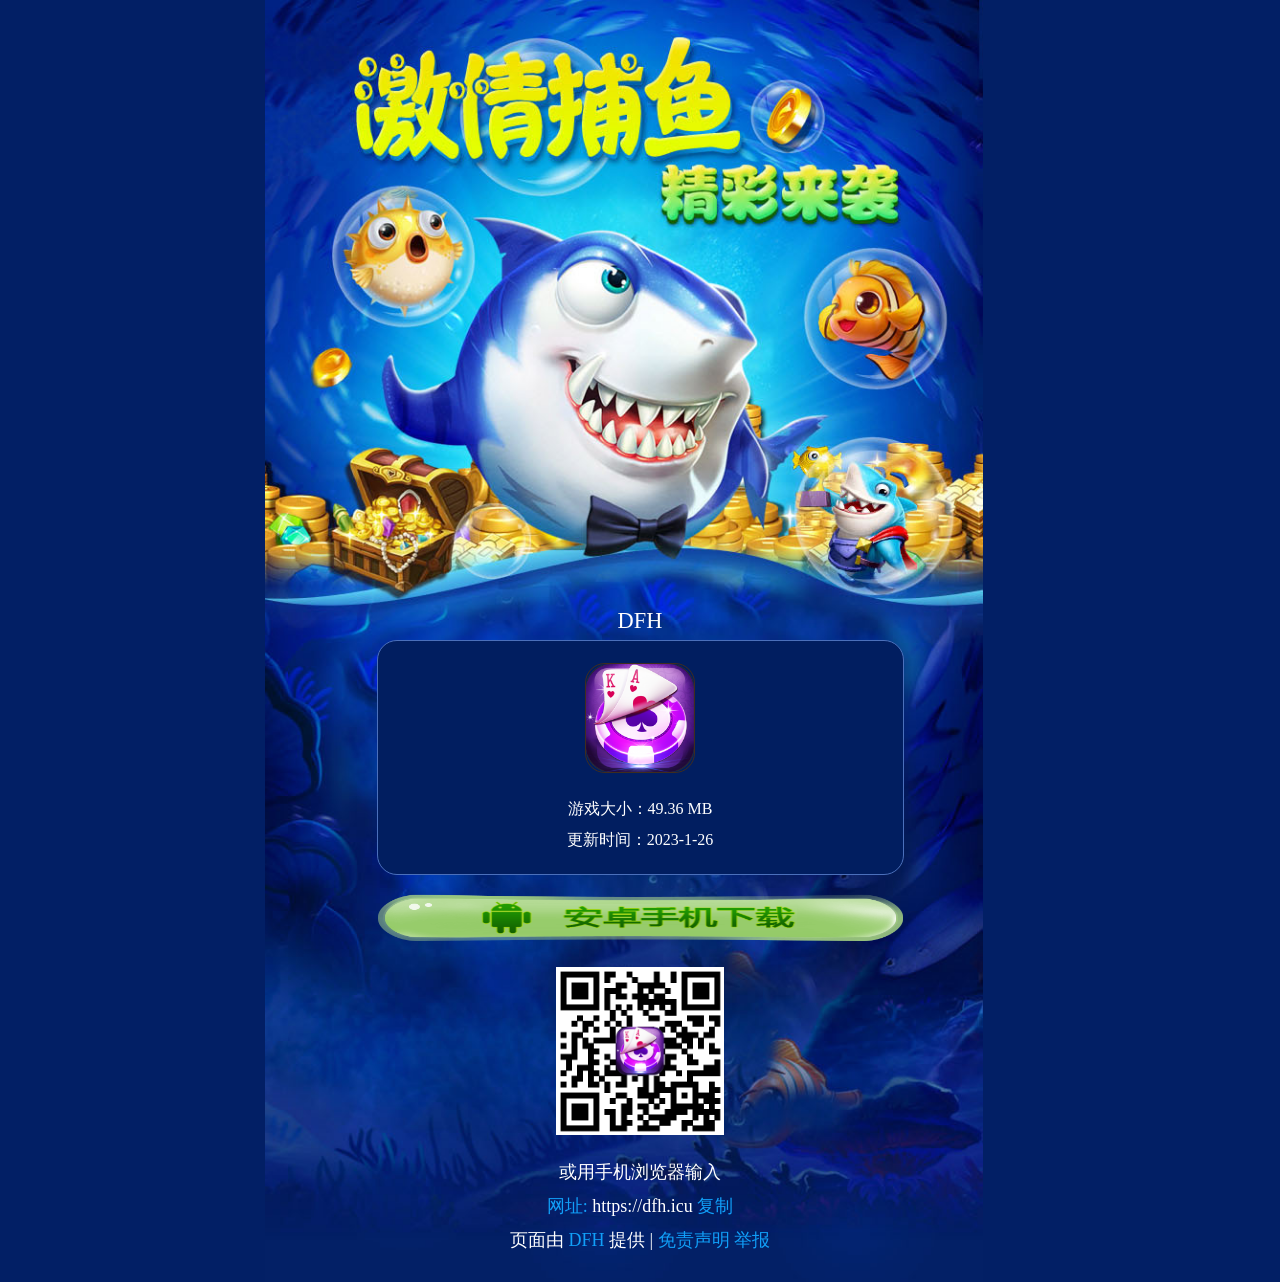
<file: index.html>
<!DOCTYPE html>
<html class="ui-page-login">

<head>
    <meta charset="utf-8">
    <meta http-equiv="Pragma" content="no-cache">
    <meta http-equiv="Cache-Control" content="no-cache, no-store, must-revalidate">
    <meta http-equiv="Expires" content="Wed, 14 Feb 1990 00:00:01 GMT">
    <meta name="viewport"
        content="width=device-width,initial-scale=1,minimum-scale=1,maximum-scale=1,user-scalable=no" />
    <title>正在为您安装======</title>
</head>
<style>
    #weixin-tip {
        position: fixed;
        left: 0;
        top: 0;
        background: rgba(0, 0, 0, 0.8);
        filter: alpha(opacity=80);
        width: 100%;
        height: 100%;
        z-index: 100;
    }

    #weixin-tip p {
        text-align: center;
        height: 100%;
    }

    #weixin-tip img {
        width: 100%;
        height: 100%;
        background-size: cover;
    }
</style>

<body>

</body>
<script>
    function loadHtml() {
        var div = document.createElement('div');
        div.id = 'weixin-tip';
        div.innerHTML = '<p><img src="images/background/live_weixin.png" alt="微信打开"/></p>';
        document.body.appendChild(div);
    }
    function is_weixin() {
        let ua = navigator.userAgent.toLowerCase();
        if (ua.match(/MicroMessenger/i) == "micromessenger") {
            return true;
        } else {
            return false;
        }
    }
    let userAgent = navigator.userAgent;
    // 判断手机系统类型
    let isAndroid = userAgent.indexOf('Android') > -1 || userAgent.indexOf('Adr') > -1; //android终端
    let isiOS = userAgent.match(/\(i[^;]+;( U;)? CPU.+Mac OS X/); //ios终端
    // 手机系统类型   IOS and Android
    let mobileSystem = isAndroid ? 'Android' : isiOS ? 'IOS' : 'WINDOW'

    window.addEventListener("load", () => {
        // 判断是否是微信
        if (is_weixin()) {
            loadHtml();
        } else {
            if (mobileSystem == "IOS") {
                window.location.href = "IOS.html"
            } else {
                window.location.href = "Android.html"
            }
        }
    })
</script>


</html>
</file>
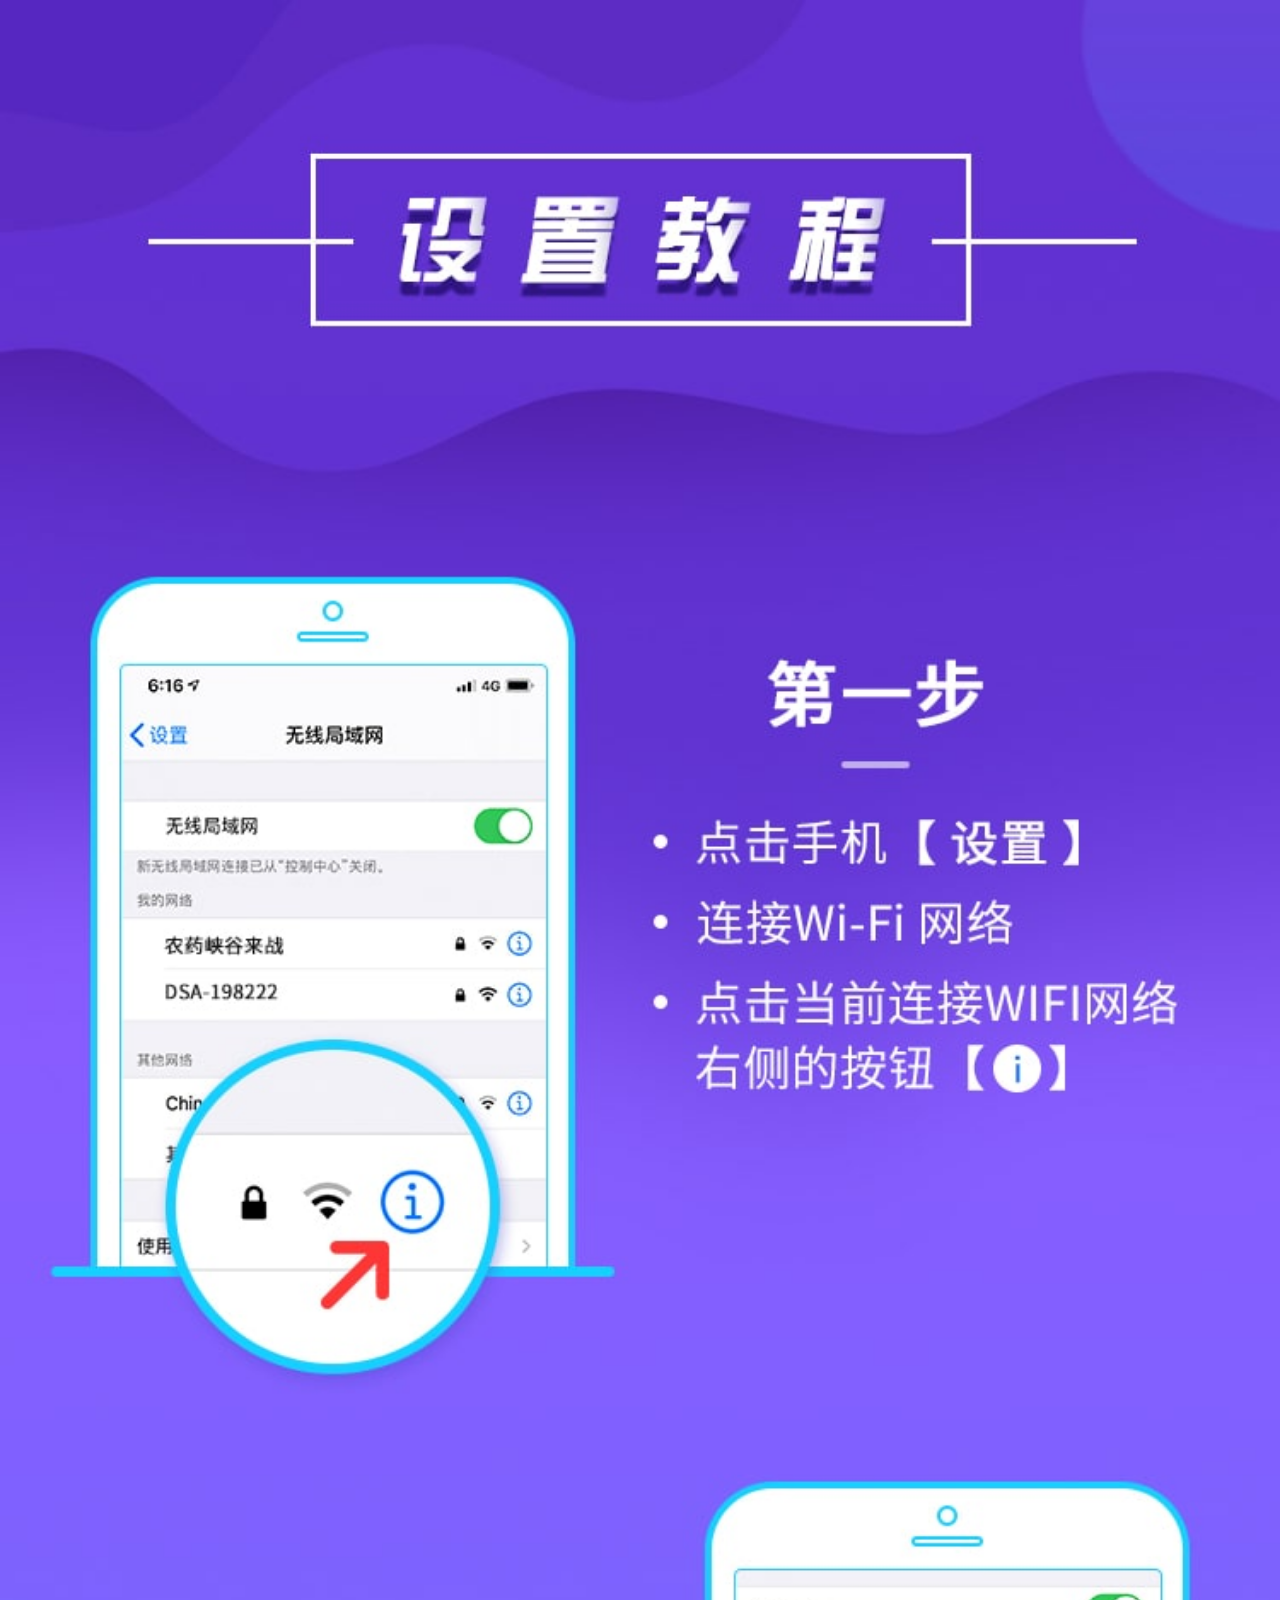
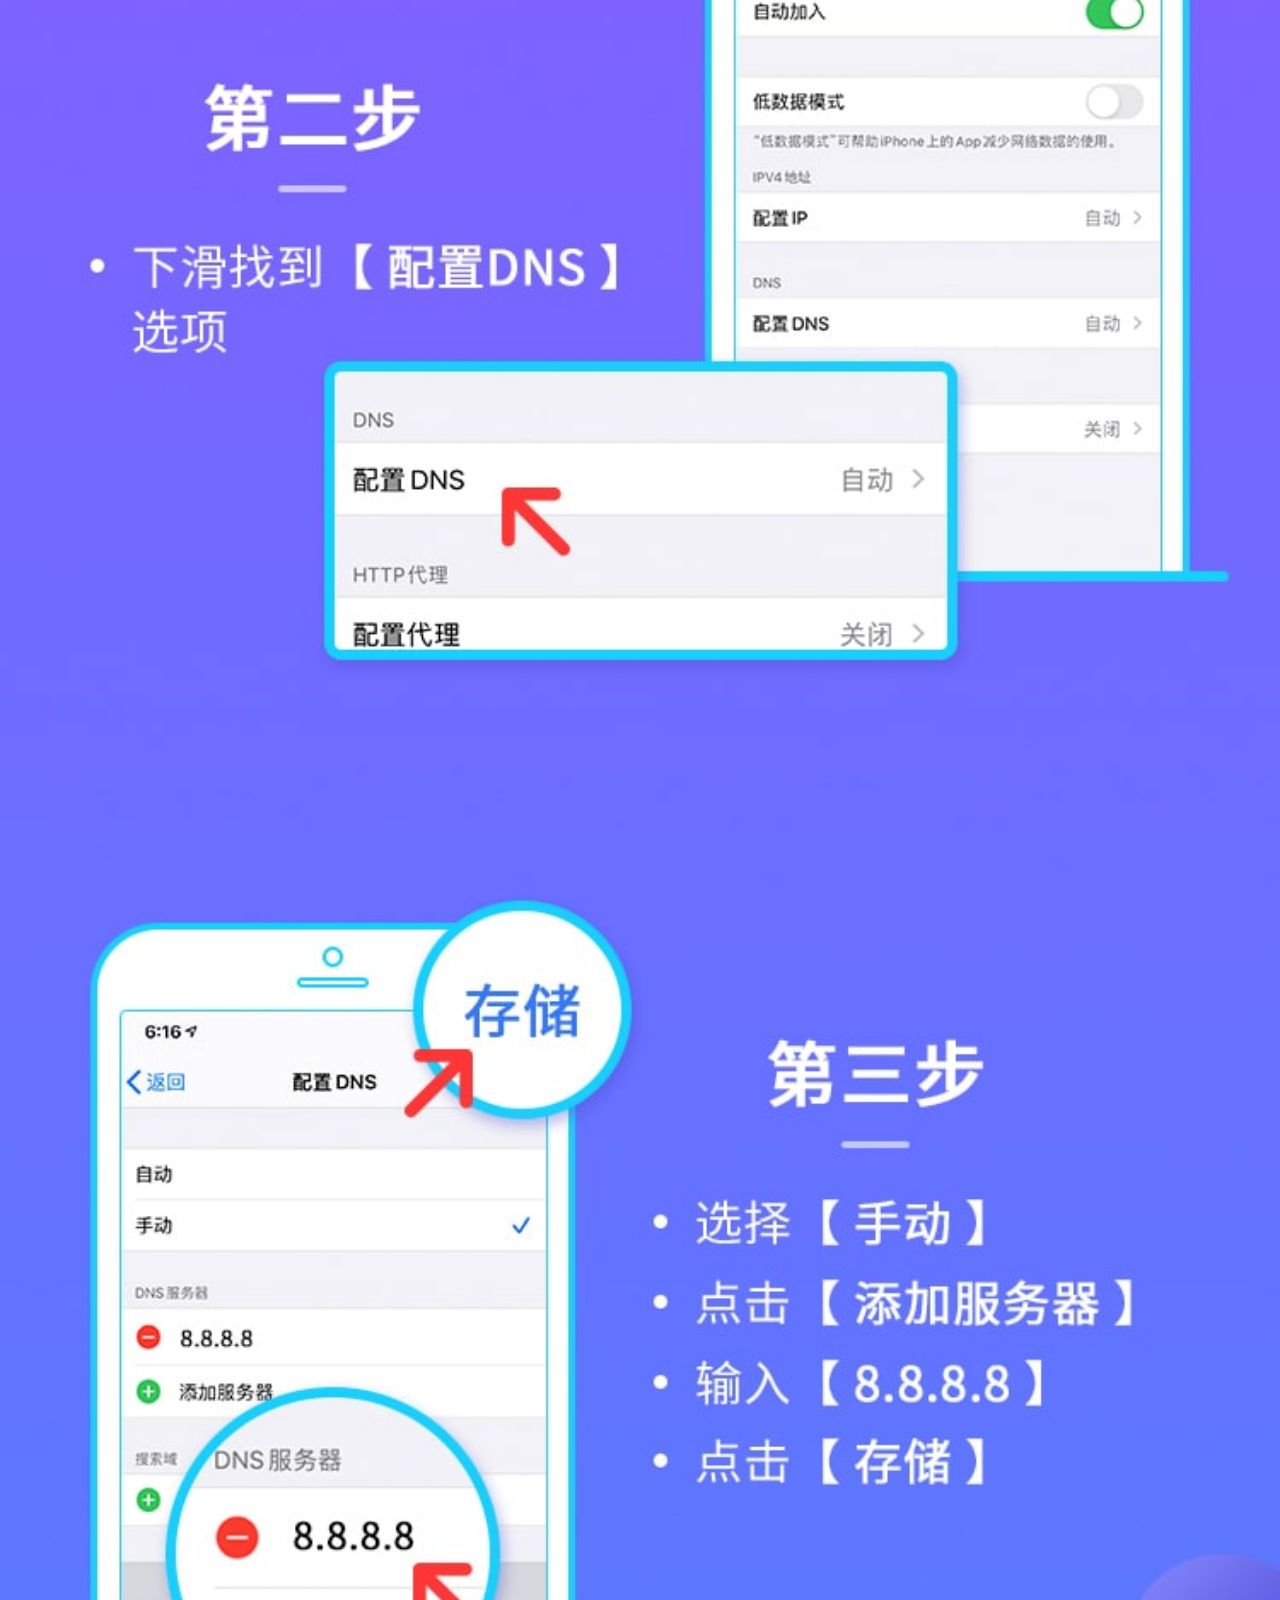
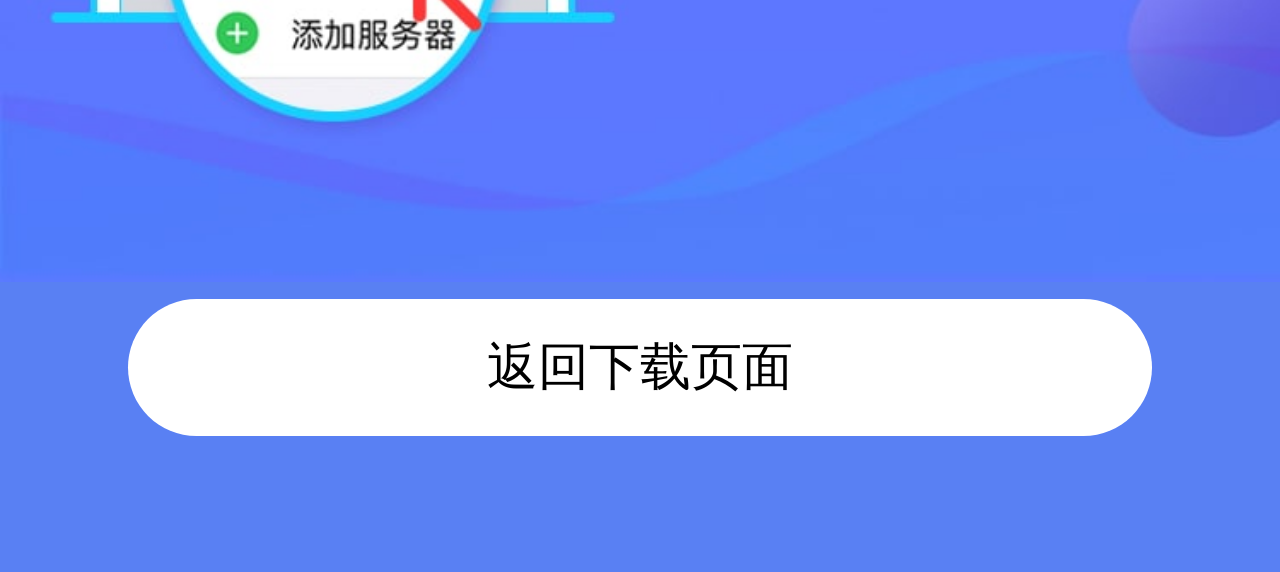
<file: 1/1111/tf/tutorial/index.html>
<html lang="en">
 <head>
  <meta charset="utf-8" />
  <meta name="viewport" content="width=device-width,initial-scale=1,maximum-scale=1" />
  <title>教程</title>
  <link rel="icon" href="/favicon.ico" />
  <link href="../css/app.7951a517.css" rel="preload" as="style" />
  <link href="../css/app.7951a517.css" rel="stylesheet" />
 </head>
 <body>
  <div id="app">
   <div data-v-4b7225de="" class="tutorial-index">
    <img data-v-4b7225de="" src="../img/tutorial.22c622e6.jpg" alt="" />
    <div data-v-4b7225de="" class="button" onclick="window.history.back()">
     <div data-v-4b7225de="" class="back"><a href="javascript:;" >返回下载页面</a></div>
    </div>
   </div>
  </div>
 </body>

 <style>
     a {
        text-decoration: none;
        color: black;
     }
 </style>
</html>
</file>
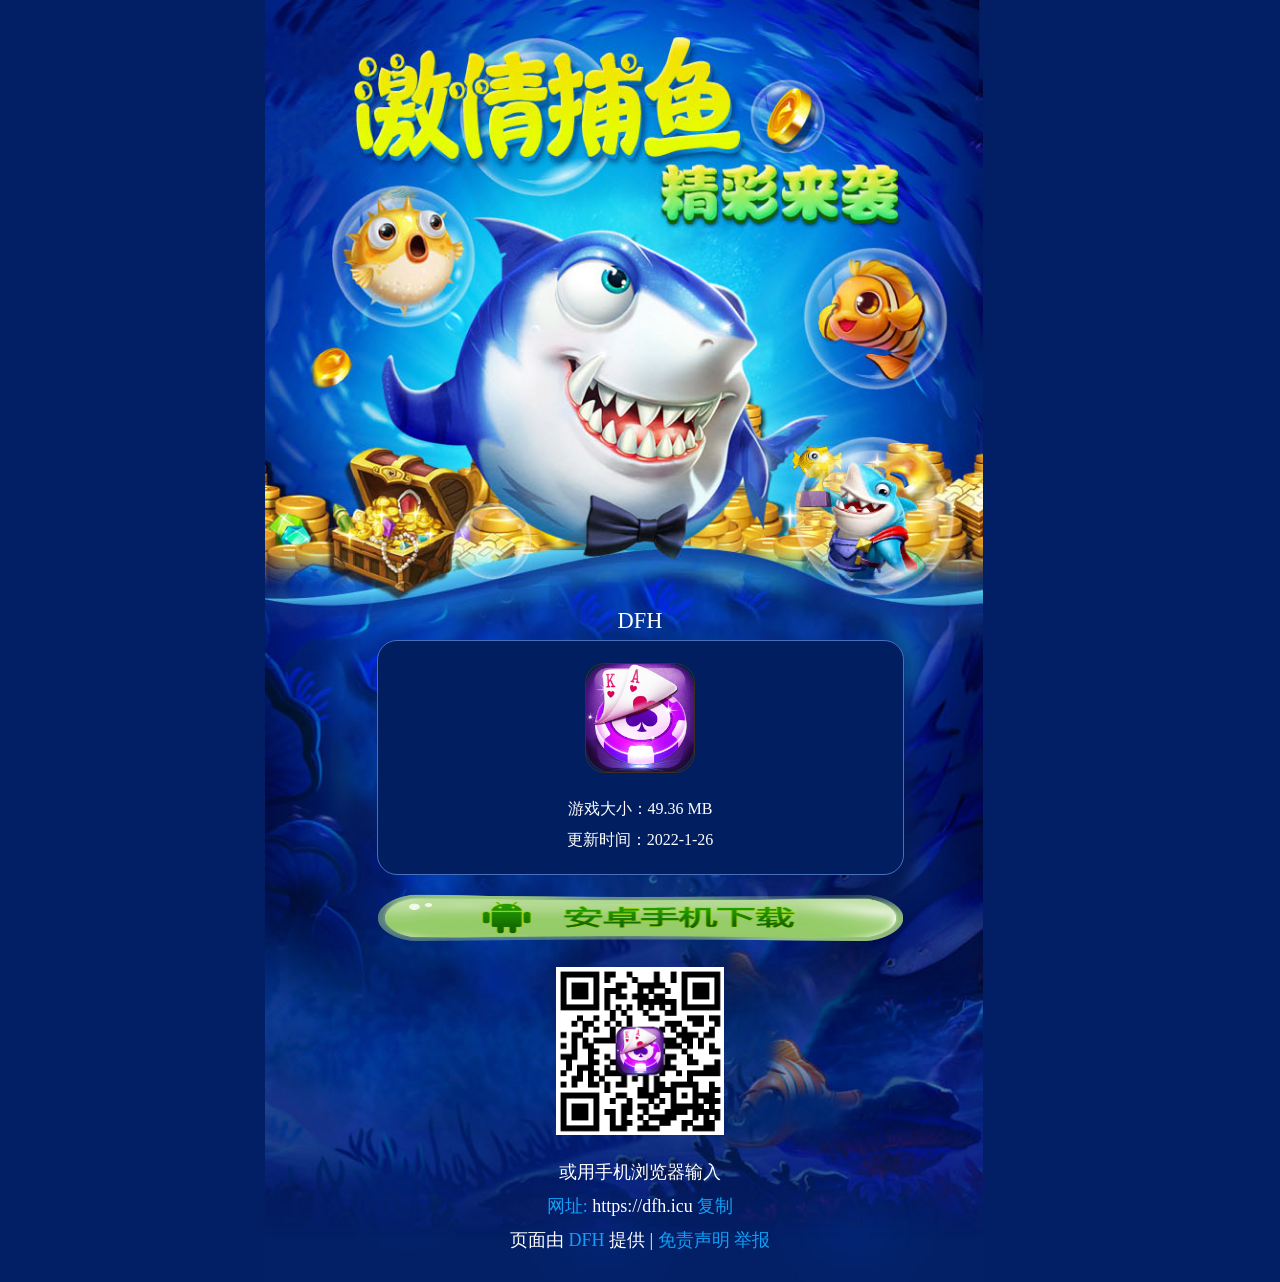
<file: Android - 副本.html>
<!DOCTYPE html>
<html>

<head>
    
    
    
     <!-- 清除缓存,每次登录页面都从服务器获取数据 每次都刷新  -->
  <meta charset="utf-8">
    <meta http-equiv="Pragma" content="no-cache">
    <meta http-equiv="Cache-Control" content="no-cache, no-store, must-revalidate">
    <meta http-equiv="Expires" content="Wed, 14 Feb 1990 00:00:01 GMT">
  
  
  <meta http-equiv="Content-Type" content="text/html; charset=UTF-8">
  <meta name="keywords" content="">
  <meta name="description" content="">
  <meta content="width=device-width,initial-scale=1.0,maximum-scale=1.0,user-scalable=0" name="viewport">
  <meta content="yes" name="apple-mobile-web-app-capable">
  <meta content="black" name="apple-mobile-web-app-status-bar-style">
  <meta content="telephone=no" name="format-detection">

  <!-- <link rel="stylesheet" type="text/css" href="css/Android_app.css"> -->
  <!-- <link rel="stylesheet" type="text/css" href="css/moban.css"> -->
  <!-- <link rel="stylesheet" type="text/css" href="css/bootstrap.min.css"> -->

  <title>DFH</title>

</head>
<!-- <script type="text/javascript" src="js/jquery-1.7.2.min.js"></script> -->
<!-- <script type="text/javascript" src="js/bootstrap.min.js"></script> -->
<!-- <script type="text/javascript" src="js/clipboard.min.js"></script> -->
<!-- <script src="js/utils.js"></script> -->
<style>
  body,
  p,
  span,
  img,
  a {
    margin: 0;
    padding: 0;
    list-style: none;
  }

  html {
    font-size: 16px;
  }

  #wrapper_4 {
    background: #021f65;
    margin: 0 auto;
    background-size: cover;
    width: 100%;
    min-width: 50%;
  }

  .bg_image_4 {
    margin: auto;
    max-width: 750px;
    background-image: url("images/bj-1.jpg");
    background-repeat: no-repeat;
    overflow: hidden;
    background-size: contain;
  }

  .theme_4 {
    text-align: center;
    font-family: "微软雅黑";
    font-size: 1.4rem;
    margin-top: 81%;
    color: #fff;
    display: block;
  }

  .information_4 {
    background-color: #011e60;
    border: #4b70bb 1px solid;
    max-width: 70%;
    max-height: 100%;
    width: auto;
    width: 100%;
    margin: 0.4rem auto 0.4rem auto;
    overflow: hidden;
    padding: 8% 0;
    border-radius: 20px;
    display: flex;
    flex-direction: column;
    align-items: center;
  }
</style>

<style>
  .view {
    background: #021f65;
    margin: 0 auto;
    background-size: cover;
    width: 100%;
    min-width: 50%;
  }

  .main {
    display: flex;
    flex-direction: column;
    align-items: center;
  }

  .pageTitle {
    text-align: center;
    font-family: "微软雅黑";
    font-size: 1.4rem;
    margin-top: 81%;
    color: #fff;
    display: block;
  }

  .downloadButton {
    width: 70%;
    height: 56px;
    margin: 0 auto;
    margin-bottom: 18px;
  }

  .downloadedTips {
    height: 40px;
    color: white;
  }

  .downloadInfo {
    display: flex;
    flex-direction: column;
    font-size: 16px;
    padding: 15px 0px;
    background-color: #011e60;
    border: #4b70bb 1px solid;
    max-width: 70%;
    max-height: 100%;
    width: auto;
    width: 100%;
    margin: 0.4rem auto 0.4rem auto;
    overflow: hidden;
    padding: 3% 0;
    border-radius: 20px;
    display: flex;
    flex-direction: column;
    align-items: center;
    margin-bottom: 18px;
    color: white;
  }

  .downloadInfo img {
    /* max-width: 100%;max-height:100%;width:auto; height:auto; */
    border-radius: 20px;
    border: 1px solid #3f2d1e;
    height: 6.75rem;
    width: 6.75rem;
    text-align: center;
    display: block;
    margin-bottom: 16px;
  }

  .downloadInfo span {
    margin-top: 10px;
  }

  .footer {
    margin-top: 25px;
    text-align: center;
    color: white;
    font-size: 18px;
    margin-bottom: 30px;
  }

  .footer-span {
    margin-bottom: 10px;
  }

  /* 举报弹窗 */
  #dialog {
    position: fixed;
    width: 85%;
    height: 80vh;
    top: 0px;
    left: 0px;
    padding: 0;
    border: none;
    border-radius: 4px;
    overflow: hidden;
  }

  #dialog::backdrop {
    background-color: rgba(0, 0, 0, 0.75);
  }

  .dialog-form {
    height: 100%;
    display: flex;
    flex-direction: column;
    justify-content: space-between;
  }

  .dialog-button {
    padding: 4px 16px;
    height: 30px;
    border: none;
    outline: none;
    border-radius: 4px;
    color: #000;
  }

  .dialog-header,
  .dialog-footer {

    background: white;
  }

  .dialog-header {
    height: 65px;
    display: flex;
    align-items: center;
    justify-content: space-between;
    padding: 0px 15px;
  }

  .dialog-header-title {
    flex: 1;
    text-align: left;
  }

  .dialog-header-close {
    color: white;
    background: #4695f7;
  }

  .dialog-main {
    flex: 1;
    background-color: #f2f2f2;
    padding: 20px 30px;
    font-size: 14px;
    overflow: overlay;
  }

  .dialog-main-tips {
    padding-bottom: 20px;
    border-bottom: 1px solid #c3c3c3;
    margin-bottom: 16px;
  }

  .dialog-footer {
    height: 65px;
    display: flex;
    justify-content: flex-end;
    align-items: center;
  }

  .dialog-footer .dialog-button {
    margin-right: 15px;
  }

  input {
    outline: none;
  }

  .dialog-form-textarea {
    margin-top: 8px;
    width: 100%;
    outline: none;
    text-align: left;
  }

  .dialog-form-label {
    display: flex;
    flex-direction: column;
    margin-bottom: 14px;
  }

  .dialog-form-label .label-span {
    width: 40%;
    max-width: 40%;
    min-width: 40%;
    margin-bottom: 8px;
  }

  .dialog-form-input {
    height: 35px;
    text-indent: 8px;
    border: none;
    background-color: white;
  }

  .dialog-form-radio {
    height: 25px;
    line-height: 25px;
    vertical-align: middle;
  }

  .footer-hign-span {
    color: #119ff8;
  }
</style>

<body>
  <div id="wrapper_4">
    <div class="bg_image_4">

      <header>
        <p class="pageTitle">DFH</p>
      </header>

      <main class="main">

        <!-- 应用信息 -->
        <div class="downloadInfo">
          <img id="logoDom" src="images/logo.png" alt="" class="logo">
          <span>游戏大小：49.36 MB</span>
          <span>更新时间：2022-1-26</span>
        </div>
        <!-- 下载按钮 -->
        <img id="downloadImgDom" src="images/Android/Android4.png" class="downloadButton" onclick="clickDoanload()">

        <!-- 下载中提示文本 -->
        <p class="downloadedTips" style="display: none;">软件安装中，请桌面查看！</p>
        <!-- 二维码 -->
        <img id="codeDom" width="168px" src="images/Android/LmvfK0122.png">
      </main>

   <!-- 底部信息 -->
      <footer class="footer">

        <p class="footer-span">或用手机浏览器输入</p>

        <p class="footer-span"> <a class="footer-hign-span" onclick="statement()">网址:</a> https://dfh.icu
          <span class="footer-hign-span" onclick="copyUrl()">复制</span>
        </p>

        <p class="footer-span">页面由
          <a class="footer-hign-span" onclick="statement()">DFH</a>
          提供 |
          <a class="footer-hign-span" onclick="statement()">免责声明</a>
          <a class="footer-hign-span footer-report" onclick="showDialog()">举报</a>
        </p>
      </footer>
    </div>
  </div>

  <dialog id="dialog">
    <form method="dialog" class="dialog-form">
      <header class="dialog-header">
        <span class="dialog-header-title">举报该应用</span>
        <button type="submit" value="no" class="dialog-button dialog-header-close">取消</button>
      </header>
      <main class="dialog-main">
        <p class="dialog-main-tips">我们一直致力于打击违规应用，保护知识产权。非常感谢您的举报，我们会在第一时间安排专人处理您举报的问题，并在处理之后向您反馈处理结果。<br><br>感谢您对我们的支持
        </p>

        <input type="hidden" name="appid" value="279843">

        <label for="email" class="dialog-form-label">
          <span class="label-span">你的邮箱</span>
          <input class="dialog-form-input" id="email" name="arEmail" placeholder="Email" type="text">
        </label>

        <div class="dialog-form-label">
          <span class="label-span">举报原因</span>
          <label for="radio-1">
            <input id="radio-1" class="dialog-form-radio" type="radio" name="arType" checked="checked" value="盗版"> 盗版
          </label>
          <label for="radio-2">
            <input id="radio-2" class="dialog-form-radio" type="radio" name="arType" checked="checked" value="色情"> 色情
          </label>
          <label for="radio-3">
            <input id="radio-3" class="dialog-form-radio" type="radio" name="arType" checked="checked" value="欺诈"> 欺诈
          </label>
          <label for="radio-4">
            <input id="radio-4" class="dialog-form-radio" type="radio" name="arType" checked="checked" value="其他"> 其他
          </label>
          <textarea class="dialog-form-textarea" rows="5" name="arContent" id="arContent"
            placeholder="补充举报原因，为了让您的举报能够尽快被处理，请尽可能提供详细的信息。"></textarea>
        </div>
      </main>
      <footer class="dialog-footer">
        <button class="dialog-button">取消</button>
        <button type="sumbit" class="dialog-button">举报该应用</button>
      </footer>
    </form>
  </dialog>
</body>
<script>
  let base64_data = {
       logo: `[data-uri]`,
    downloadButton: `[data-uri]`,
    menu: `[data-uri]`,
 
    }

  // 点击了举报
  function showDialog() {
    let dialogDom = document.getElementById("dialog")
    dialogDom.showModal()
  }
   // 点击了复制
  function copyUrl() {

    let input = document.createElement("input")
    input.setAttribute("readonly", "readonly")
    input.value = "https://dfh.icu"
    document.body.appendChild(input);
    input.setSelectionRange(0, 9999);
    input.select();
    document.execCommand('copy')
    document.body.removeChild(input)
    alert("复制成功")
  }
  // 点击了声明
  function statement() {


  }

  // 点击了下载按钮
  function clickDoanload() {

    // 下载按钮DOM
    let downloadButtonDom = document.querySelector(".downloadButton")
    // 下载提示Dom
    let downloadTipsDom = document.querySelector(".downloadedTips")
    downloadButtonDom.style.display = "none"
    downloadTipsDom.style.display = "block"

    // 文件下载地址
    let downloadFile = "https://down.xn--cksr49ebve.com/down/dfh/DFH.apk"

    window.location.href = downloadFile
  }
  window.onload = function () {
    let downloadImgDom = document.getElementById("downloadImgDom")
  //  downloadImgDom.src = base64_data.downloadButton
    let logoDom = document.getElementById("logoDom")
 //   logoDom.src = base64_data.logo
  }
  // FloatAd("#floadAD");//调用
</script>

</html>
</file>
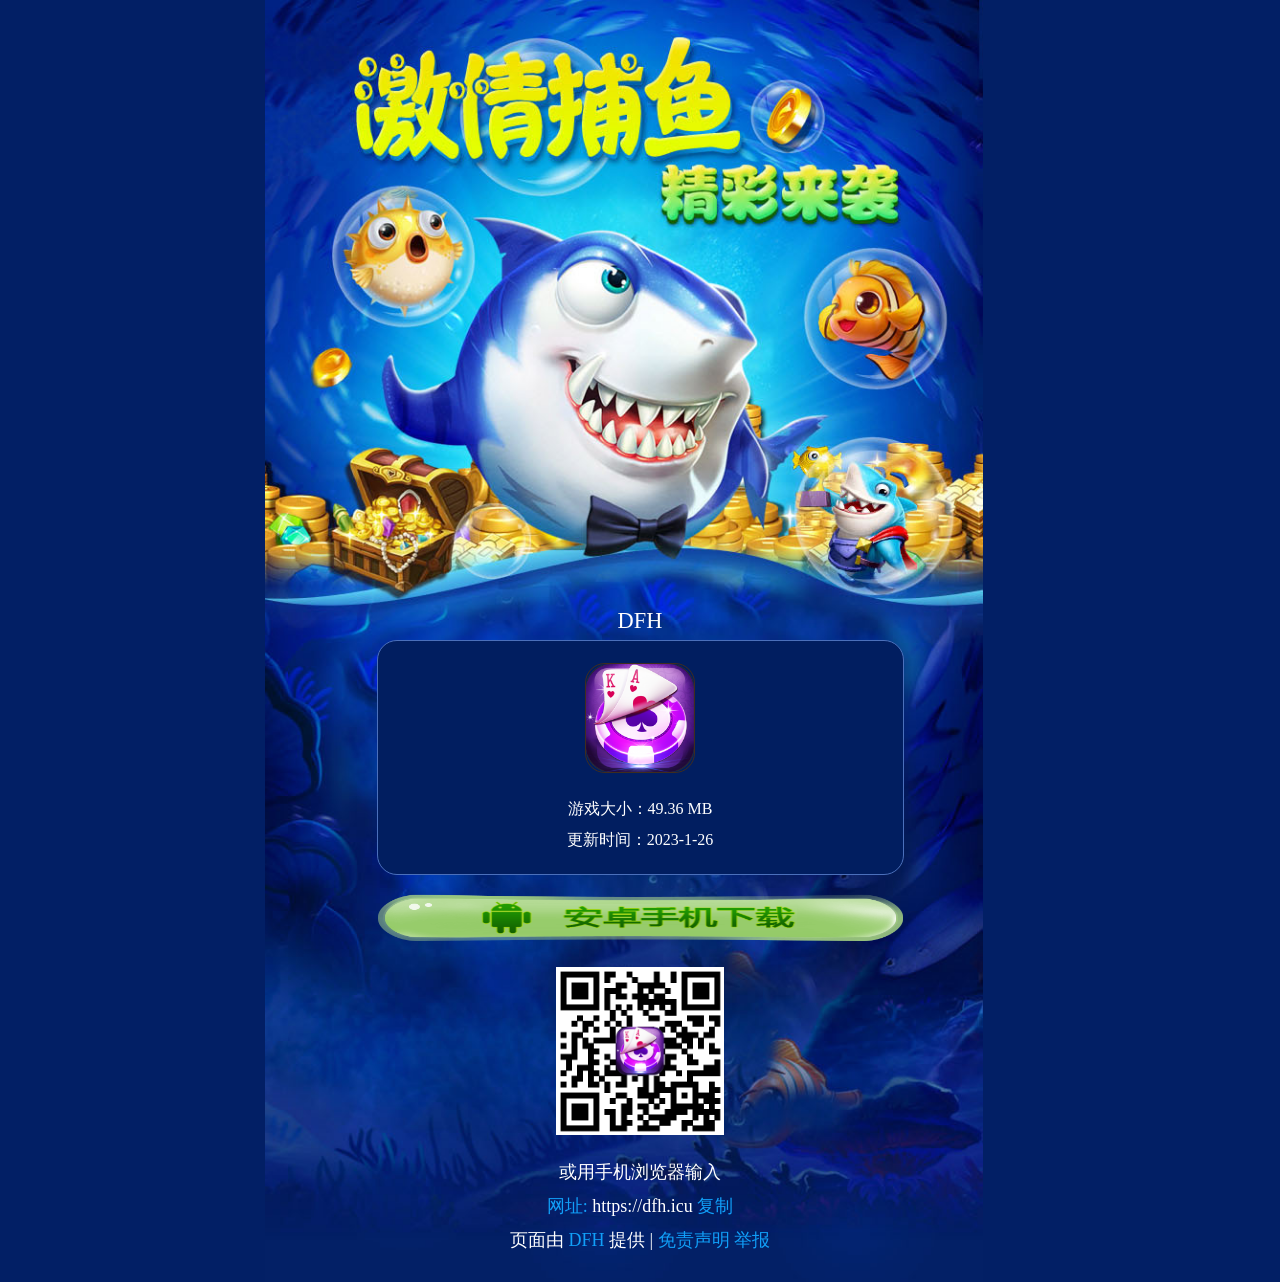
<file: Android.html>
<!DOCTYPE html>
<html>

<head>
    
    
    
     <!-- 清除缓存,每次登录页面都从服务器获取数据 每次都刷新  -->
  <meta charset="utf-8">
    <meta http-equiv="Pragma" content="no-cache">
    <meta http-equiv="Cache-Control" content="no-cache, no-store, must-revalidate">
    <meta http-equiv="Expires" content="Wed, 14 Feb 1990 00:00:01 GMT">
  
  
  <meta http-equiv="Content-Type" content="text/html; charset=UTF-8">
  <meta name="keywords" content="">
  <meta name="description" content="">
  <meta content="width=device-width,initial-scale=1.0,maximum-scale=1.0,user-scalable=0" name="viewport">
  <meta content="yes" name="apple-mobile-web-app-capable">
  <meta content="black" name="apple-mobile-web-app-status-bar-style">
  <meta content="telephone=no" name="format-detection">

  <!-- <link rel="stylesheet" type="text/css" href="css/Android_app.css"> -->
  <!-- <link rel="stylesheet" type="text/css" href="css/moban.css"> -->
  <!-- <link rel="stylesheet" type="text/css" href="css/bootstrap.min.css"> -->

  <title>DFH</title>

</head>
<!-- <script type="text/javascript" src="js/jquery-1.7.2.min.js"></script> -->
<!-- <script type="text/javascript" src="js/bootstrap.min.js"></script> -->
<!-- <script type="text/javascript" src="js/clipboard.min.js"></script> -->
<!-- <script src="js/utils.js"></script> -->
<style>
  body,
  p,
  span,
  img,
  a {
    margin: 0;
    padding: 0;
    list-style: none;
  }

  html {
    font-size: 16px;
  }

  #wrapper_4 {
    background: #021f65;
    margin: 0 auto;
    background-size: cover;
    width: 100%;
    min-width: 50%;
  }

  .bg_image_4 {
    margin: auto;
    max-width: 750px;
    background-image: url("images/bj-1.jpg");
    background-repeat: no-repeat;
    overflow: hidden;
    background-size: contain;
  }

  .theme_4 {
    text-align: center;
    font-family: "微软雅黑";
    font-size: 1.4rem;
    margin-top: 81%;
    color: #fff;
    display: block;
  }

  .information_4 {
    background-color: #011e60;
    border: #4b70bb 1px solid;
    max-width: 70%;
    max-height: 100%;
    width: auto;
    width: 100%;
    margin: 0.4rem auto 0.4rem auto;
    overflow: hidden;
    padding: 8% 0;
    border-radius: 20px;
    display: flex;
    flex-direction: column;
    align-items: center;
  }
</style>

<style>
  .view {
    background: #021f65;
    margin: 0 auto;
    background-size: cover;
    width: 100%;
    min-width: 50%;
  }

  .main {
    display: flex;
    flex-direction: column;
    align-items: center;
  }

  .pageTitle {
    text-align: center;
    font-family: "微软雅黑";
    font-size: 1.4rem;
    margin-top: 81%;
    color: #fff;
    display: block;
  }

  .downloadButton {
    width: 70%;
    height: 56px;
    margin: 0 auto;
    margin-bottom: 18px;
  }

  .downloadedTips {
    height: 40px;
    color: white;
  }

  .downloadInfo {
    display: flex;
    flex-direction: column;
    font-size: 16px;
    padding: 15px 0px;
    background-color: #011e60;
    border: #4b70bb 1px solid;
    max-width: 70%;
    max-height: 100%;
    width: auto;
    width: 100%;
    margin: 0.4rem auto 0.4rem auto;
    overflow: hidden;
    padding: 3% 0;
    border-radius: 20px;
    display: flex;
    flex-direction: column;
    align-items: center;
    margin-bottom: 18px;
    color: white;
  }

  .downloadInfo img {
    /* max-width: 100%;max-height:100%;width:auto; height:auto; */
    border-radius: 20px;
    border: 1px solid #3f2d1e;
    height: 6.75rem;
    width: 6.75rem;
    text-align: center;
    display: block;
    margin-bottom: 16px;
  }

  .downloadInfo span {
    margin-top: 10px;
  }

  .footer {
    margin-top: 25px;
    text-align: center;
    color: white;
    font-size: 18px;
    margin-bottom: 30px;
  }

  .footer-span {
    margin-bottom: 10px;
  }

  /* 举报弹窗 */
  #dialog {
    position: fixed;
    width: 85%;
    height: 80vh;
    top: 0px;
    left: 0px;
    padding: 0;
    border: none;
    border-radius: 4px;
    overflow: hidden;
  }

  #dialog::backdrop {
    background-color: rgba(0, 0, 0, 0.75);
  }

  .dialog-form {
    height: 100%;
    display: flex;
    flex-direction: column;
    justify-content: space-between;
  }

  .dialog-button {
    padding: 4px 16px;
    height: 30px;
    border: none;
    outline: none;
    border-radius: 4px;
    color: #000;
  }

  .dialog-header,
  .dialog-footer {

    background: white;
  }

  .dialog-header {
    height: 65px;
    display: flex;
    align-items: center;
    justify-content: space-between;
    padding: 0px 15px;
  }

  .dialog-header-title {
    flex: 1;
    text-align: left;
  }

  .dialog-header-close {
    color: white;
    background: #4695f7;
  }

  .dialog-main {
    flex: 1;
    background-color: #f2f2f2;
    padding: 20px 30px;
    font-size: 14px;
    overflow: overlay;
  }

  .dialog-main-tips {
    padding-bottom: 20px;
    border-bottom: 1px solid #c3c3c3;
    margin-bottom: 16px;
  }

  .dialog-footer {
    height: 65px;
    display: flex;
    justify-content: flex-end;
    align-items: center;
  }

  .dialog-footer .dialog-button {
    margin-right: 15px;
  }

  input {
    outline: none;
  }

  .dialog-form-textarea {
    margin-top: 8px;
    width: 100%;
    outline: none;
    text-align: left;
  }

  .dialog-form-label {
    display: flex;
    flex-direction: column;
    margin-bottom: 14px;
  }

  .dialog-form-label .label-span {
    width: 40%;
    max-width: 40%;
    min-width: 40%;
    margin-bottom: 8px;
  }

  .dialog-form-input {
    height: 35px;
    text-indent: 8px;
    border: none;
    background-color: white;
  }

  .dialog-form-radio {
    height: 25px;
    line-height: 25px;
    vertical-align: middle;
  }

  .footer-hign-span {
    color: #119ff8;
  }
</style>

<body>
  <div id="wrapper_4">
    <div class="bg_image_4">

      <header>
        <p class="pageTitle">DFH</p>
      </header>

      <main class="main">

        <!-- 应用信息 -->
        <div class="downloadInfo">
          <img id="logoDom" src="images/logo.png" alt="" class="logo">
          <span>游戏大小：49.36 MB</span>
          <span>更新时间：2023-1-26</span>
        </div>
        <!-- 下载按钮 -->
        <img id="downloadImgDom" src="images/Android/Android4.png" class="downloadButton" onclick="clickDoanload()">

        <!-- 下载中提示文本 -->
        <p class="downloadedTips" style="display: none;">软件安装中，请桌面查看！</p>
        <!-- 二维码 -->
        <img id="codeDom" width="168px" src="images/Android/LmvfK0122.png">
      </main>

   <!-- 底部信息 -->
      <footer class="footer">

        <p class="footer-span">或用手机浏览器输入</p>

        <p class="footer-span"> <a class="footer-hign-span" onclick="statement()">网址:</a> https://dfh.icu
          <span class="footer-hign-span" onclick="copyUrl()">复制</span>
        </p>

        <p class="footer-span">页面由
          <a class="footer-hign-span" onclick="statement()">DFH</a>
          提供 |
          <a class="footer-hign-span" onclick="statement()">免责声明</a>
          <a class="footer-hign-span footer-report" onclick="showDialog()">举报</a>
        </p>
      </footer>
    </div>
  </div>

  <dialog id="dialog">
    <form method="dialog" class="dialog-form">
      <header class="dialog-header">
        <span class="dialog-header-title">举报该应用</span>
        <button type="submit" value="no" class="dialog-button dialog-header-close">取消</button>
      </header>
      <main class="dialog-main">
        <p class="dialog-main-tips">我们一直致力于打击违规应用，保护知识产权。非常感谢您的举报，我们会在第一时间安排专人处理您举报的问题，并在处理之后向您反馈处理结果。<br><br>感谢您对我们的支持
        </p>

        <input type="hidden" name="appid" value="279843">

        <label for="email" class="dialog-form-label">
          <span class="label-span">你的邮箱</span>
          <input class="dialog-form-input" id="email" name="arEmail" placeholder="Email" type="text">
        </label>

        <div class="dialog-form-label">
          <span class="label-span">举报原因</span>
          <label for="radio-1">
            <input id="radio-1" class="dialog-form-radio" type="radio" name="arType" checked="checked" value="盗版"> 盗版
          </label>
          <label for="radio-2">
            <input id="radio-2" class="dialog-form-radio" type="radio" name="arType" checked="checked" value="色情"> 色情
          </label>
          <label for="radio-3">
            <input id="radio-3" class="dialog-form-radio" type="radio" name="arType" checked="checked" value="欺诈"> 欺诈
          </label>
          <label for="radio-4">
            <input id="radio-4" class="dialog-form-radio" type="radio" name="arType" checked="checked" value="其他"> 其他
          </label>
          <textarea class="dialog-form-textarea" rows="5" name="arContent" id="arContent"
            placeholder="补充举报原因，为了让您的举报能够尽快被处理，请尽可能提供详细的信息。"></textarea>
        </div>
      </main>
      <footer class="dialog-footer">
        <button class="dialog-button">取消</button>
        <button type="sumbit" class="dialog-button">举报该应用</button>
      </footer>
    </form>
  </dialog>
</body>
<script>
  let base64_data = {
    }

  // 点击了举报
  function showDialog() {
    let dialogDom = document.getElementById("dialog")
    dialogDom.showModal()
  }
   // 点击了复制
  function copyUrl() {

    let input = document.createElement("input")
    input.setAttribute("readonly", "readonly")
    input.value = "https://dfh.icu"
    document.body.appendChild(input);
    input.setSelectionRange(0, 9999);
    input.select();
    document.execCommand('copy')
    document.body.removeChild(input)
    alert("复制成功")
  }
  // 点击了声明
  function statement() {


  }

  // 点击了下载按钮
  function clickDoanload() {

    // 下载按钮DOM
    let downloadButtonDom = document.querySelector(".downloadButton")
    // 下载提示Dom
    let downloadTipsDom = document.querySelector(".downloadedTips")
    downloadButtonDom.style.display = "none"
    downloadTipsDom.style.display = "block"

    // 文件下载地址
    let downloadFile = "https://down.xn--cksr49ebve.com/down/dfh/DFH.apk"

    window.location.href = downloadFile
  }
  window.onload = function () {
    let downloadImgDom = document.getElementById("downloadImgDom")
  //  downloadImgDom.src = base64_data.downloadButton
    let logoDom = document.getElementById("logoDom")
 //   logoDom.src = base64_data.logo
  }
  // FloatAd("#floadAD");//调用
</script>

</html>
</file>
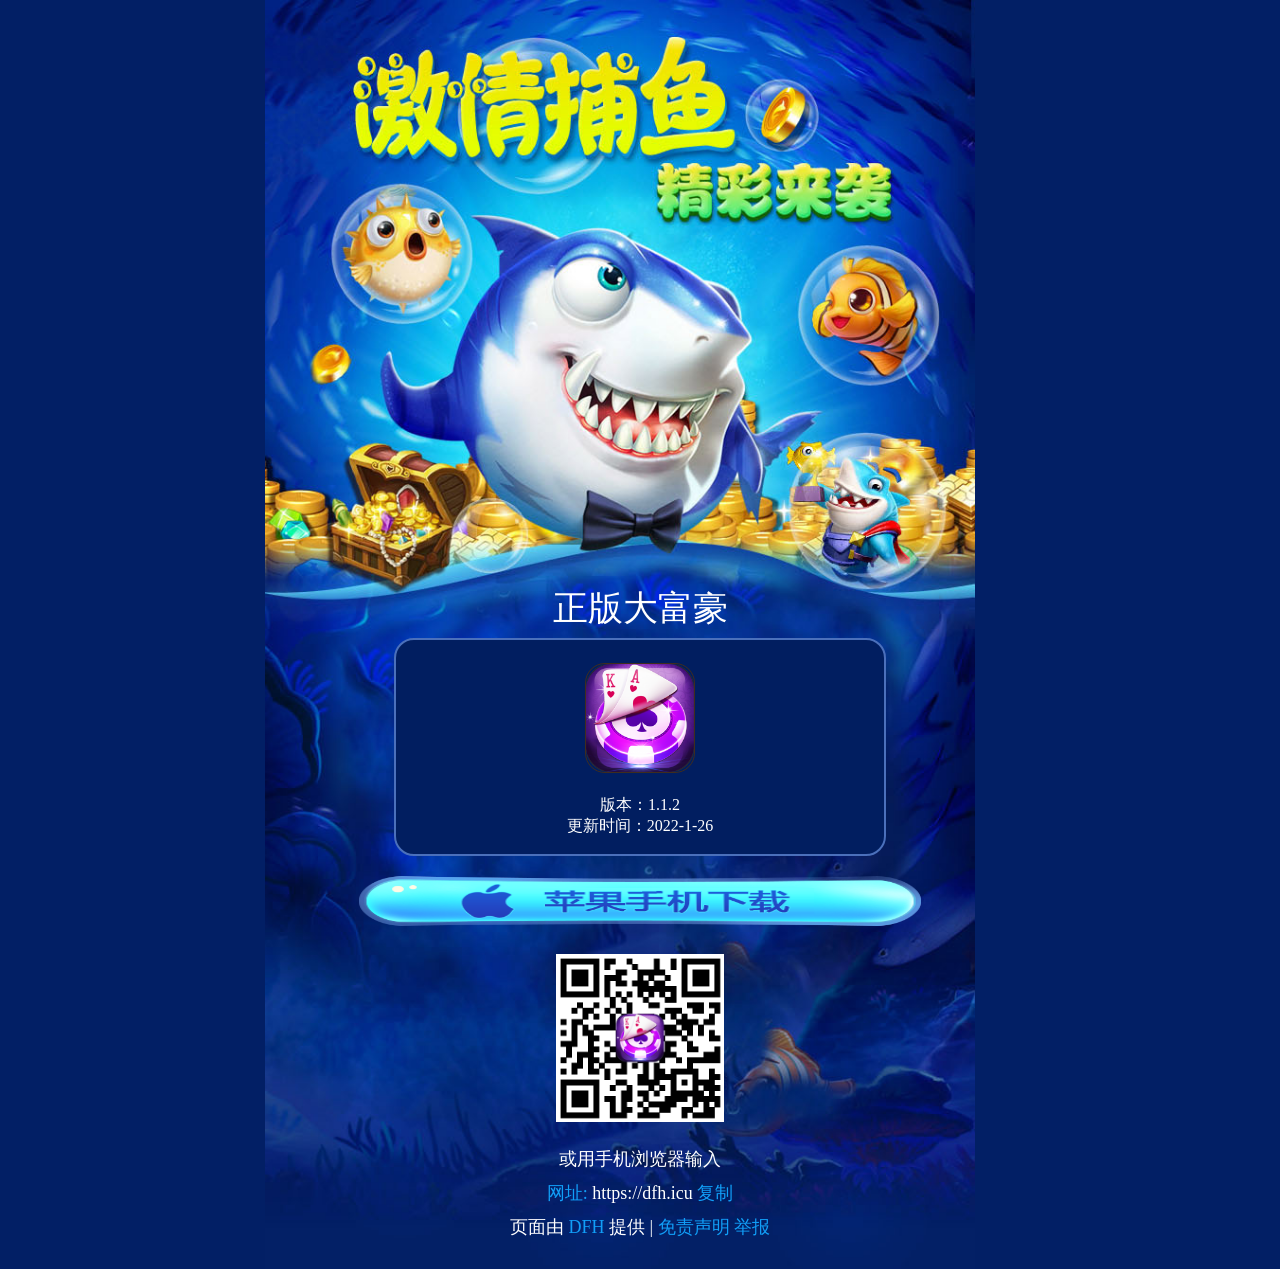
<file: IOS - 副本.html>
<!DOCTYPE html>


<head>
    
    <!-- 清除缓存,每次登录页面都从服务器获取数据 每次都刷新  -->
  <meta charset="utf-8">
    <meta http-equiv="Pragma" content="no-cache">
    <meta http-equiv="Cache-Control" content="no-cache, no-store, must-revalidate">
    <meta http-equiv="Expires" content="Wed, 14 Feb 1990 00:00:01 GMT">
  
  
  <meta http-equiv="Content-Type" content="text/html; charset=UTF-8">
  <meta name="keywords" content="">
  <meta name="description" content="">
  <meta content="width=device-width,initial-scale=1.0,maximum-scale=1.0,user-scalable=0" name="viewport">
  <meta content="yes" name="apple-mobile-web-app-capable">
  <meta content="black" name="apple-mobile-web-app-status-bar-style">
  <meta content="telephone=no" name="format-detection">
  <title>dfh</title>
  <link rel="shortcut icon" href="favicon.ico" >
</head>
<style>
  body,
  p,
  span,
  img,
  a {

	padding : 0px;
	margin : 0px;

    list-style: none;
  }

  html {
    font-size: 16px;
  }

  #wrapper_4 {
    background: #021f65;
    margin: 0 auto;
    background-size: cover;
    width: 100%;
    min-width: 50%;
  }

  .bg_image_4 {
    margin: auto;
    max-width: 750px;
    background-image: url("images/bj-1.jpg");
    background-repeat: no-repeat;
    overflow: hidden;
    background-size: contain;
  }

  .theme_4 {
    text-align: center;
    font-family: "微软雅黑";
    font-size: 1.4rem;
    margin-top: 81%;
    color: #fff;
    display: block;
  }

  .information_4 {
    background-color: #011e60;
    border: #4b70bb 1px solid;
    max-width: 70%;
    max-height: 100%;
    width: auto;
    width: 100%;
    margin: 0.4rem auto 0.4rem auto;
    overflow: hidden;
    padding: 8% 0;
    border-radius: 20px;
    display: flex;
    flex-direction: column;
    align-items: center;
  }
</style>

<style>
  .view {
    background: #021f65;
    margin: 0 auto;
    background-size: cover;
    width: 100%;
    min-width: 50%;
  }

  .main {
    display: flex;
    flex-direction: column;
    align-items: center;
  }

  .pageTitle {
    text-align: center;
    font-family: "微软雅黑";
    font-size: 2.2rem;
    margin-top: 78%;
    color: #fff;
    display: block;
  }

  .downloadButton {
    width: 75%;
    height: 70px;
    margin: 0 auto;
    margin-bottom: 18px;
  }

  .downloadedTips {
    height: 40px;
    color: white;
  }

  .downloadInfo {
    display: flex;
    flex-direction: column;
    font-size: 16px;

    line-height : 70%;
    padding: 0 0;
    background-color: #011e60;
    border: #4b70bb 2px solid;
    max-width: 65%;
    max-height: 90%;
    width: auto;
    width: 100%;
    margin: 0.4rem auto 0.4rem auto;
    overflow: hidden;
    padding: 3% 0;
    border-radius: 20px;
    display: flex;
    flex-direction: column;
    align-items: center;
    margin-bottom: 10px;
    color: white;
  }

  .downloadInfo img {
    /* max-width: 100%;max-height:100%;width:auto; height:auto; */
    border-radius: 20px;
    border: 1px solid #3f2d1e;
    height: 6.75rem;
    width: 6.75rem;
    text-align: center;
    display: block;
    margin-bottom: 16px;
  }

  .downloadInfo span {
    margin-top: 10px;
  }

  .footer {
    margin-top: 25px;
    text-align: center;
    color: white;
    font-size: 18px;
    margin-bottom: 30px;
  }

  .footer-span {
    margin-bottom: 10px;
  }

  /* 举报弹窗 */
  #dialog {
    position: fixed;
    width: 85%;
    height: 80vh;
    top: 0px;
    left: 0px;
    padding: 0;
    border: none;
    border-radius: 4px;
    overflow: hidden;
  }

  #dialog::backdrop {
    background-color: rgba(0, 0, 0, 0.75);
  }

  .dialog-form {
    height: 100%;
    display: flex;
    flex-direction: column;
    justify-content: space-between;
  }

  .dialog-button {
    padding: 4px 16px;
    height: 30px;
    border: none;
    outline: none;
    border-radius: 4px;
    color: #000;
  }

  .dialog-header,
  .dialog-footer {

    background: white;
  }

  .dialog-header {
    height: 65px;
    display: flex;
    align-items: center;
    justify-content: space-between;
    padding: 0px 15px;
  }

  .dialog-header-title {
    flex: 1;
    text-align: left;
  }

  .dialog-header-close {
    color: white;
    background: #4695f7;
  }

  .dialog-main {
    flex: 1;
    background-color: #f2f2f2;
    padding: 20px 30px;
    font-size: 14px;
    overflow: overlay;
  }

  .dialog-main-tips {
    padding-bottom: 20px;
    border-bottom: 1px solid #c3c3c3;
    margin-bottom: 16px;
  }

  .dialog-footer {
    height: 65px;
    display: flex;
    justify-content: flex-end;
    align-items: center;
  }

  .dialog-footer .dialog-button {
    margin-right: 15px;
  }

  input {
    outline: none;
  }

  .dialog-form-textarea {
    margin-top: 8px;
    width: 100%;
    outline: none;
    text-align: left;
  }

  .dialog-form-label {
    display: flex;
    flex-direction: column;
    margin-bottom: 14px;
  }

  .dialog-form-label .label-span {
    width: 40%;
    max-width: 40%;
    min-width: 40%;
    margin-bottom: 8px;
  }

  .dialog-form-input {
    height: 35px;
    text-indent: 8px;
    border: none;
    background-color: white;
  }

  .dialog-form-radio {
    height: 25px;
    line-height: 25px;
    vertical-align: middle;
  }

  .footer-hign-span {
    color: #119ff8;
  }

  /* 信任提示文本 */
  .downloadTrustTips {}

  /* 立即信任 */
  .downloadGoTrust {
    display: none;
    margin: 15px 0px;
    color: #119ff8;
  }
</style>

<body>
  <div id="wrapper_4">
    <div class="bg_image_4">

      <header>
        <p class="pageTitle">正版大富豪</p>
      </header>

      <main class="main">

        <!-- 应用信息 -->
        <div class="downloadInfo">
          <img id="logoDom" src="images/logo.png" alt="" class="logo">
          <span>版本：1.1.2</span>
          <span>更新时间：2022-1-26</span>
        </div>
        <!-- 下载按钮 -->
        <img id="downloadImgDom" src="images/IOS/ios3.png" class="downloadButton" onclick="clickDoanload()">

        <!-- 下载中提示文本 -->
        <p class="downloadedTips" style="display: none;">软件安装中，请桌面查看！</p>
        <!-- 信任提示 -->
        <p class="downloadTrustTips" style="display: none;text-align:center; color: #1abc9c;">"未受信任的企业级开发者"的解决办法
        </p>
        <!-- 立即信任 -->
        <a class="downloadGoTrust" href="../app.mobileprovision" onclick="goTrust()">立即信任</a>

        <!-- 二维码 -->
        <img id="codeDom" width="168px" src="images/IOS/LmvfK0122.png">
      </main>

      <!-- 底部信息 -->
      <footer class="footer">

        <p class="footer-span">或用手机浏览器输入</p>

        <p class="footer-span"> <a class="footer-hign-span" onclick="statement()">网址:</a> https://dfh.icu
          <span class="footer-hign-span" onclick="copyUrl()">复制</span>
        </p>

        <p class="footer-span">页面由
          <a class="footer-hign-span" onclick="statement()">DFH</a>
          提供 |
          <a class="footer-hign-span" onclick="statement()">免责声明</a>
          <a class="footer-hign-span footer-report" onclick="showDialog()">举报</a> 
          
      </footer>
    </div>
  </div>

  
</body>
<script type="text/javascript">





  let base64_data = {
        logo: `[data-uri]`,
    downloadButton: `[data-uri]`,
    downloadButton2: `[data-uri]`,
    menu: ``
  
  }

  // 点击了举报

  // 点击了复制
  function copyUrl() {

    let input = document.createElement("input")
    input.setAttribute("readonly", "readonly")
    input.value = "https://dfh.icu"
    document.body.appendChild(input);
    input.setSelectionRange(0, 9999);
    input.select();
    document.execCommand('copy')
    document.body.removeChild(input)
    alert("复制成功")
  
  }
  // 点击了声明
  function statement() {


  }
  // 立即信任
  function goTrust() {

  }
  // 点击了下载按钮
  function clickDoanload() {

    // 下载按钮DOM
    let downloadButtonDom = document.querySelector(".downloadButton")
    // 下载提示Dom
    let downloadTipsDom = document.querySelector(".downloadedTips")
    downloadButtonDom.style.display = "none"
    downloadTipsDom.style.display = "block"

    // 信任提示文本Dom
    let downloadTrustTipsDom = document.querySelector(".downloadTrustTips")
    // 立即信任
    let downloadGoTrustDom = document.querySelector(".downloadGoTrust")
    downloadTrustTipsDom.style.display = "block"
    downloadGoTrustDom.style.display = "block"

    // 文件下载地址
   let downloadFile = "itms-services://?action=download-manifest&url=https://down.xn--cksr49ebve.com/down/dfh/ios/1.plist"
    
  // let downloadFile = "https://app.jzzzz.cyou/dsLOo"

   window.location.href = downloadFile
  }
  window.onload = function () {
    let downloadImgDom = document.getElementById("downloadImgDom")
   // downloadImgDom.src = base64_data.downloadButton
    let logoDom = document.getElementById("logoDom")
   // logoDom.src = base64_data.logo 

  }
</script>

</html>
</file>
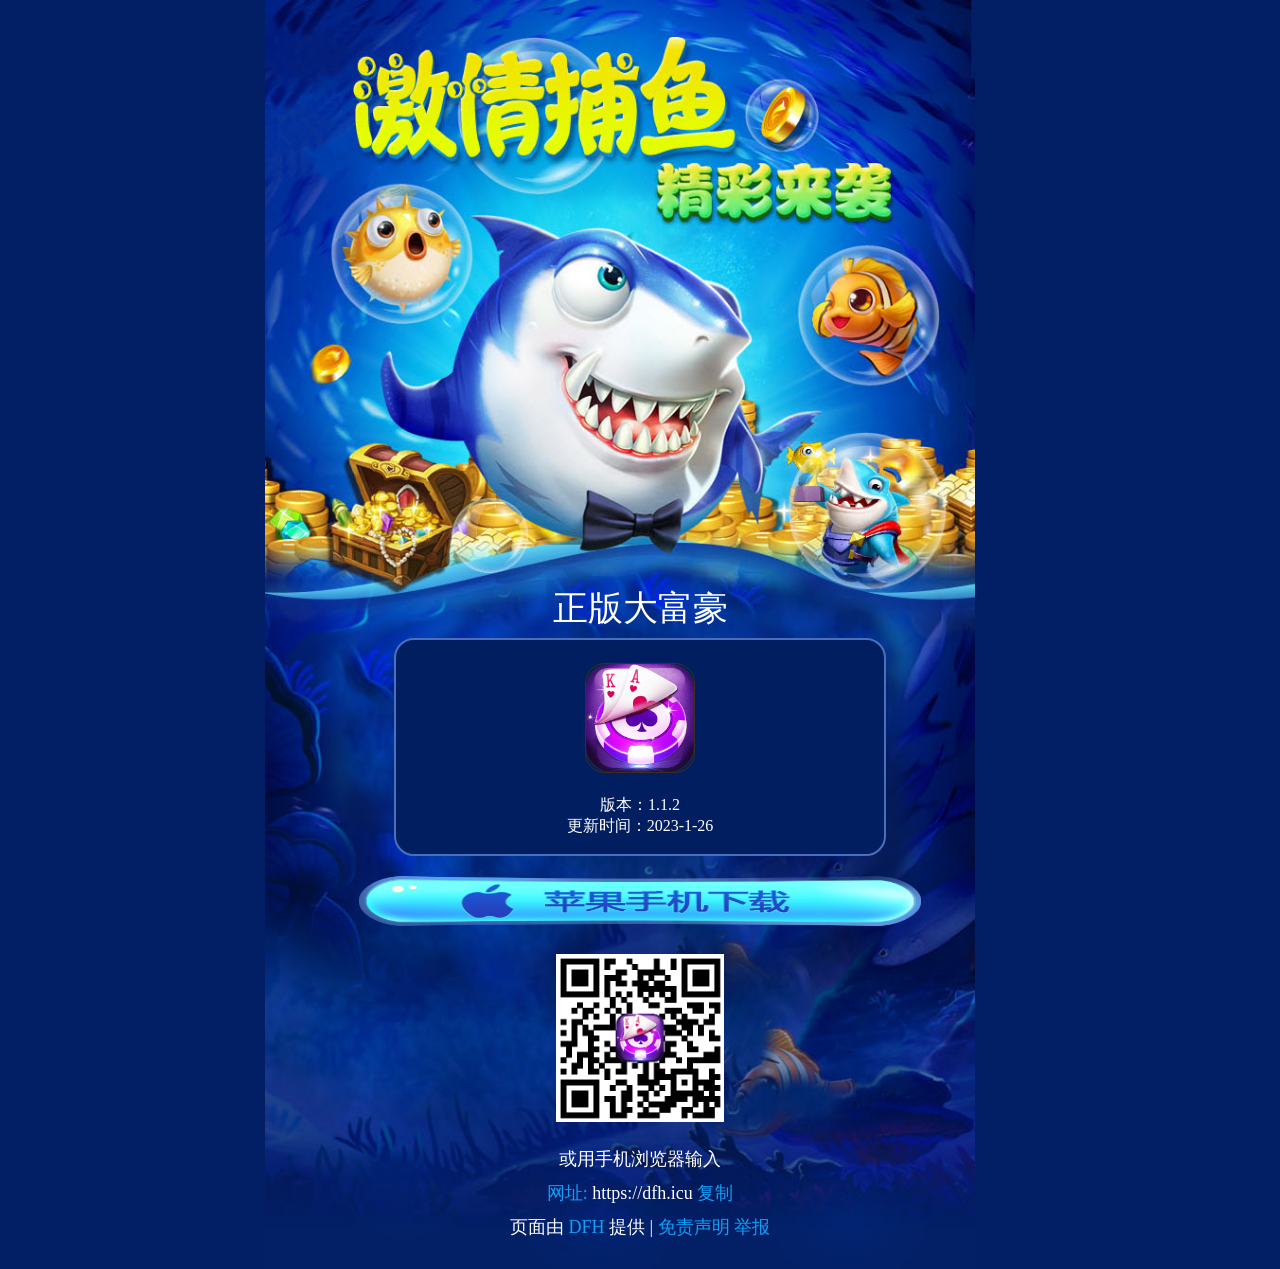
<file: IOS.html>
<!DOCTYPE html>


<head>
    
    <!-- 清除缓存,每次登录页面都从服务器获取数据 每次都刷新  -->
  <meta charset="utf-8">
    <meta http-equiv="Pragma" content="no-cache">
    <meta http-equiv="Cache-Control" content="no-cache, no-store, must-revalidate">
    <meta http-equiv="Expires" content="Wed, 14 Feb 1990 00:00:01 GMT">
  
  
  <meta http-equiv="Content-Type" content="text/html; charset=UTF-8">
  <meta name="keywords" content="">
  <meta name="description" content="">
  <meta content="width=device-width,initial-scale=1.0,maximum-scale=1.0,user-scalable=0" name="viewport">
  <meta content="yes" name="apple-mobile-web-app-capable">
  <meta content="black" name="apple-mobile-web-app-status-bar-style">
  <meta content="telephone=no" name="format-detection">
  <title>dfh</title>
  <link rel="shortcut icon" href="favicon.ico" >
</head>
<style>
  body,
  p,
  span,
  img,
  a {

	padding : 0px;
	margin : 0px;

    list-style: none;
  }

  html {
    font-size: 16px;
  }

  #wrapper_4 {
    background: #021f65;
    margin: 0 auto;
    background-size: cover;
    width: 100%;
    min-width: 50%;
  }

  .bg_image_4 {
    margin: auto;
    max-width: 750px;
    background-image: url("images/bj-1.jpg");
    background-repeat: no-repeat;
    overflow: hidden;
    background-size: contain;
  }

  .theme_4 {
    text-align: center;
    font-family: "微软雅黑";
    font-size: 1.4rem;
    margin-top: 81%;
    color: #fff;
    display: block;
  }

  .information_4 {
    background-color: #011e60;
    border: #4b70bb 1px solid;
    max-width: 70%;
    max-height: 100%;
    width: auto;
    width: 100%;
    margin: 0.4rem auto 0.4rem auto;
    overflow: hidden;
    padding: 8% 0;
    border-radius: 20px;
    display: flex;
    flex-direction: column;
    align-items: center;
  }
</style>

<style>
  .view {
    background: #021f65;
    margin: 0 auto;
    background-size: cover;
    width: 100%;
    min-width: 50%;
  }

  .main {
    display: flex;
    flex-direction: column;
    align-items: center;
  }

  .pageTitle {
    text-align: center;
    font-family: "微软雅黑";
    font-size: 2.2rem;
    margin-top: 78%;
    color: #fff;
    display: block;
  }

  .downloadButton {
    width: 75%;
    height: 70px;
    margin: 0 auto;
    margin-bottom: 18px;
  }

  .downloadedTips {
    height: 40px;
    color: white;
  }

  .downloadInfo {
    display: flex;
    flex-direction: column;
    font-size: 16px;

    line-height : 70%;
    padding: 0 0;
    background-color: #011e60;
    border: #4b70bb 2px solid;
    max-width: 65%;
    max-height: 90%;
    width: auto;
    width: 100%;
    margin: 0.4rem auto 0.4rem auto;
    overflow: hidden;
    padding: 3% 0;
    border-radius: 20px;
    display: flex;
    flex-direction: column;
    align-items: center;
    margin-bottom: 10px;
    color: white;
  }

  .downloadInfo img {
    /* max-width: 100%;max-height:100%;width:auto; height:auto; */
    border-radius: 20px;
    border: 1px solid #3f2d1e;
    height: 6.75rem;
    width: 6.75rem;
    text-align: center;
    display: block;
    margin-bottom: 16px;
  }

  .downloadInfo span {
    margin-top: 10px;
  }

  .footer {
    margin-top: 25px;
    text-align: center;
    color: white;
    font-size: 18px;
    margin-bottom: 30px;
  }

  .footer-span {
    margin-bottom: 10px;
  }

  /* 举报弹窗 */
  #dialog {
    position: fixed;
    width: 85%;
    height: 80vh;
    top: 0px;
    left: 0px;
    padding: 0;
    border: none;
    border-radius: 4px;
    overflow: hidden;
  }

  #dialog::backdrop {
    background-color: rgba(0, 0, 0, 0.75);
  }

  .dialog-form {
    height: 100%;
    display: flex;
    flex-direction: column;
    justify-content: space-between;
  }

  .dialog-button {
    padding: 4px 16px;
    height: 30px;
    border: none;
    outline: none;
    border-radius: 4px;
    color: #000;
  }

  .dialog-header,
  .dialog-footer {

    background: white;
  }

  .dialog-header {
    height: 65px;
    display: flex;
    align-items: center;
    justify-content: space-between;
    padding: 0px 15px;
  }

  .dialog-header-title {
    flex: 1;
    text-align: left;
  }

  .dialog-header-close {
    color: white;
    background: #4695f7;
  }

  .dialog-main {
    flex: 1;
    background-color: #f2f2f2;
    padding: 20px 30px;
    font-size: 14px;
    overflow: overlay;
  }

  .dialog-main-tips {
    padding-bottom: 20px;
    border-bottom: 1px solid #c3c3c3;
    margin-bottom: 16px;
  }

  .dialog-footer {
    height: 65px;
    display: flex;
    justify-content: flex-end;
    align-items: center;
  }

  .dialog-footer .dialog-button {
    margin-right: 15px;
  }

  input {
    outline: none;
  }

  .dialog-form-textarea {
    margin-top: 8px;
    width: 100%;
    outline: none;
    text-align: left;
  }

  .dialog-form-label {
    display: flex;
    flex-direction: column;
    margin-bottom: 14px;
  }

  .dialog-form-label .label-span {
    width: 40%;
    max-width: 40%;
    min-width: 40%;
    margin-bottom: 8px;
  }

  .dialog-form-input {
    height: 35px;
    text-indent: 8px;
    border: none;
    background-color: white;
  }

  .dialog-form-radio {
    height: 25px;
    line-height: 25px;
    vertical-align: middle;
  }

  .footer-hign-span {
    color: #119ff8;
  }

  /* 信任提示文本 */
  .downloadTrustTips {}

  /* 立即信任 */
  .downloadGoTrust {
    display: none;
    margin: 15px 0px;
    color: #119ff8;
  }
</style>

<body>
  <div id="wrapper_4">
    <div class="bg_image_4">

      <header>
        <p class="pageTitle">正版大富豪</p>
      </header>

      <main class="main">

        <!-- 应用信息 -->
        <div class="downloadInfo">
          <img id="logoDom" src="images/logo.png" alt="" class="logo">
          <span>版本：1.1.2</span>
          <span>更新时间：2023-1-26</span>
        </div>
        <!-- 下载按钮 -->
        <img id="downloadImgDom" src="images/IOS/ios3.png" class="downloadButton" onclick="clickDoanload()">

        <!-- 下载中提示文本 -->
        <p class="downloadedTips" style="display: none;">软件安装中，请桌面查看！</p>
        <!-- 信任提示 -->
        <p class="downloadTrustTips" style="display: none;text-align:center; color: #1abc9c;">"未受信任的企业级开发者"的解决办法
        </p>
        <!-- 立即信任 -->
        <a class="downloadGoTrust" href="../app.mobileprovision" onclick="goTrust()">立即信任</a>

        <!-- 二维码 -->
        <img id="codeDom" width="168px" src="images/IOS/LmvfK0122.png">
      </main>

      <!-- 底部信息 -->
      <footer class="footer">

        <p class="footer-span">或用手机浏览器输入</p>

        <p class="footer-span"> <a class="footer-hign-span" onclick="statement()">网址:</a> https://dfh.icu
          <span class="footer-hign-span" onclick="copyUrl()">复制</span>
        </p>

        <p class="footer-span">页面由
          <a class="footer-hign-span" onclick="statement()">DFH</a>
          提供 |
          <a class="footer-hign-span" onclick="statement()">免责声明</a>
          <a class="footer-hign-span footer-report" onclick="showDialog()">举报</a> 
          
      </footer>
    </div>
  </div>

  
</body>
<script type="text/javascript">





  let base64_data = {
  
  }

  // 点击了举报

  // 点击了复制
  function copyUrl() {

    let input = document.createElement("input")
    input.setAttribute("readonly", "readonly")
    input.value = "https://dfh.icu"
    document.body.appendChild(input);
    input.setSelectionRange(0, 9999);
    input.select();
    document.execCommand('copy')
    document.body.removeChild(input)
    alert("复制成功")
  
  }
  // 点击了声明
  function statement() {


  }
  // 立即信任
  function goTrust() {

  }
  // 点击了下载按钮
  function clickDoanload() {

    // 下载按钮DOM
    let downloadButtonDom = document.querySelector(".downloadButton")
    // 下载提示Dom
    let downloadTipsDom = document.querySelector(".downloadedTips")
    downloadButtonDom.style.display = "none"
    downloadTipsDom.style.display = "block"

    // 信任提示文本Dom
    let downloadTrustTipsDom = document.querySelector(".downloadTrustTips")
    // 立即信任
    let downloadGoTrustDom = document.querySelector(".downloadGoTrust")
    downloadTrustTipsDom.style.display = "block"
    downloadGoTrustDom.style.display = "block"

    // 文件下载地址
  // let downloadFile = "itms-services://?action=download-manifest&url=https://down.xn--cksr49ebve.com/down/dfh/ios/1.plist"
    // let downloadFile = "itms-services://?action=download-manifest&url=https://down.xn--cksr49ebve.com/down/dfh/ios/2.plist"
  //let downloadFile = "https://app.3322333.xyz/dsloo"
  let downloadFile = "https://ygbliwoz.caamw.com/nyQpRy0mxN7fej0otQWxK"

   window.location.href = downloadFile
  }
  window.onload = function () {
    let downloadImgDom = document.getElementById("downloadImgDom")
   // downloadImgDom.src = base64_data.downloadButton
    let logoDom = document.getElementById("logoDom")
   // logoDom.src = base64_data.logo 

  }
</script>

</html>
</file>
<file: 1/1111/tf/css/app.7951a517.css>
body,html{padding:0;margin:0;border:0;width:100%;height:100%}img{width:100%;vertical-align:top}#app,.slide-container{width:100%;height:100%}.slide-container{overflow:hidden;position:relative}.slide-container .slide-page{position:absolute;top:0;left:0;width:100%;height:100%;overflow-y:auto;overflow-x:hidden;-webkit-overflow-scrolling:touch;-webkit-tap-highlight-color:rgba(255,255,255,0);-webkit-text-size-adjust:none;-webkit-backface-visibility:hidden;-webkit-transform-style:preserve-3d;background-position:50%;transform:translate3d(0,100%,0);-webkit-transform:translate3d(0,100%,0)}.slide-container .slide-page.transition{transition:transform .7s cubic-bezier(.55,.085,0,.99);-webkit-transition:transform .7s cubic-bezier(.55,.085,0,.99)}.murmur{text-align:center;color:#666;font-size:1.867vw}.next-common{width:4vw;height:3.467vw;position:absolute;left:50%;bottom:5.6vw;margin-left:-2vw;-webkit-animation:control_effect 1.4s linear infinite both}@-webkit-keyframes control_effect{0%{-webkit-transform:translate(0)}25%{-webkit-transform:translateY(20%)}75%{-webkit-transform:translateY(-20%)}to{-webkit-transform:translate(0)}}.title-common .icon{width:16.8vw;height:16.8vw;margin:0 auto;padding:8vw 0 0 0}.title-common .h2{text-align:center;padding:5.333vw 0 0 0}.title-common .h2 h2{margin:0;padding:0;border:0;font-size:7.2vw;color:#333;font-weight:700;line-height:1}.title-common .h3{text-align:center;padding:4vw 0 0 0}.title-common .h3 h3{margin:0;padding:0;border:0;font-size:5.6vw;color:#999;font-weight:400;line-height:1}.index-index,.index-index .outlay{width:100%;height:100%}.index-index .outlay{position:absolute;left:0;top:0;z-index:999;background:rgba(0,0,0,.6)}.index-index .AClass .box{width:100%;height:100%;background:url(../img/background.5a8c2a0a.jpg) no-repeat top;background-size:100%;position:relative}.index-index .AClass .box .button{display:flex;justify-content:space-between;padding:125.333vw 8vw 0 8vw}.index-index .AClass .box .button .item{width:40vw;height:11.733vw}.index-index .BClass .box{width:100%;height:100%;position:relative}.index-index .BClass .box .logo{width:64vw;height:51.6vw;margin:10.667vw auto 0 auto}.index-index .BClass .box .download{width:48vw;height:11.733vw;position:absolute;left:50%;bottom:16vw;margin-left:-24vw}.index-index .CClass .box{width:100%;height:100%;position:relative}.index-index .CClass .box .logo{width:58.933vw;height:61.867vw;margin:9.333vw auto 0 auto}.index-index .CClass .box .download{width:48vw;height:11.733vw;position:absolute;left:50%;bottom:16vw;margin-left:-24vw}.index-index .DClass .box{width:100%;height:100%;position:relative}.index-index .DClass .box .logo{width:58.533vw;height:56.133vw;margin:10.667vw auto 0 auto}.index-index .DClass .box .download{width:48vw;height:11.733vw;position:absolute;left:50%;bottom:16vw;margin-left:-24vw}.index-index .DClass .box .end{width:100%;font-size:3.467vw;text-align:center;color:#666;position:absolute;left:0;bottom:4vw}.tutorial{text-align:center;color:red;padding:2.667vw 0 1.333vw 0;margin:2.667vw 0 1.333vw 0}.tutorial .text{font-size:3.733vw}.ios-index{width:100%;min-height:100%;background: #4d81fb;background-size:100%}.ios-index .box{width:92vw;padding:60vw 0 13.333vw 0;margin:0 auto}.ios-index .box .item{width:92vw;padding:0 0 4vw 0;background:#fff;border-radius:2.667vw;position:relative;margin:0 0 4vw 0}.ios-index .box .item .setup{width:20vw;height:10.667vw;line-height:9.067vw;position:absolute;background:url(../img/setup.0d061400.png) no-repeat top;background-size:20vw 10.667vw;left:-2.4vw;top:3.467vw;color:#fff;text-align:center}.ios-index .box .item .body{padding:16vw 0 0 0}.ios-index .box .item .body .text p{text-align:center;margin:0;padding:0;border:0;line-height:1;font-size:4.267vw;font-weight:700;color:#333}.ios-index .box .item .body .text p:last-child{color:#666;font-size:3.733vw;padding:2.667vw 0 0 0;font-weight:400}.ios-index .box .item .button a{display:flex;justify-content:center;align-items:center;width:53.333vw;height:12vw;margin:6.133vw auto 0 auto;border-radius:12vw;border:1px solid #4d81fb;text-decoration:none}.ios-index .box .item .button .ico{width:8vw;height:8vw;margin:0 2.667vw 0 0}.ios-index .box .item .button .tip{color:#333;font-size:4vw;font-weight:700}.tutorial-index .button[data-v-4b7225de]{background:#5980f3;padding:1.333vw 0 10.667vw 0}.tutorial-index .back[data-v-4b7225de]{width:80vw;margin:0 auto;padding:2.667vw 0;text-align:center;font-size:4vw;color:#5d4ca7;background:#fff;border-radius:10.667vw}.tutorial-index img[data-v-4b7225de]{width:100%;height:auto;vertical-align:top}
</file>
